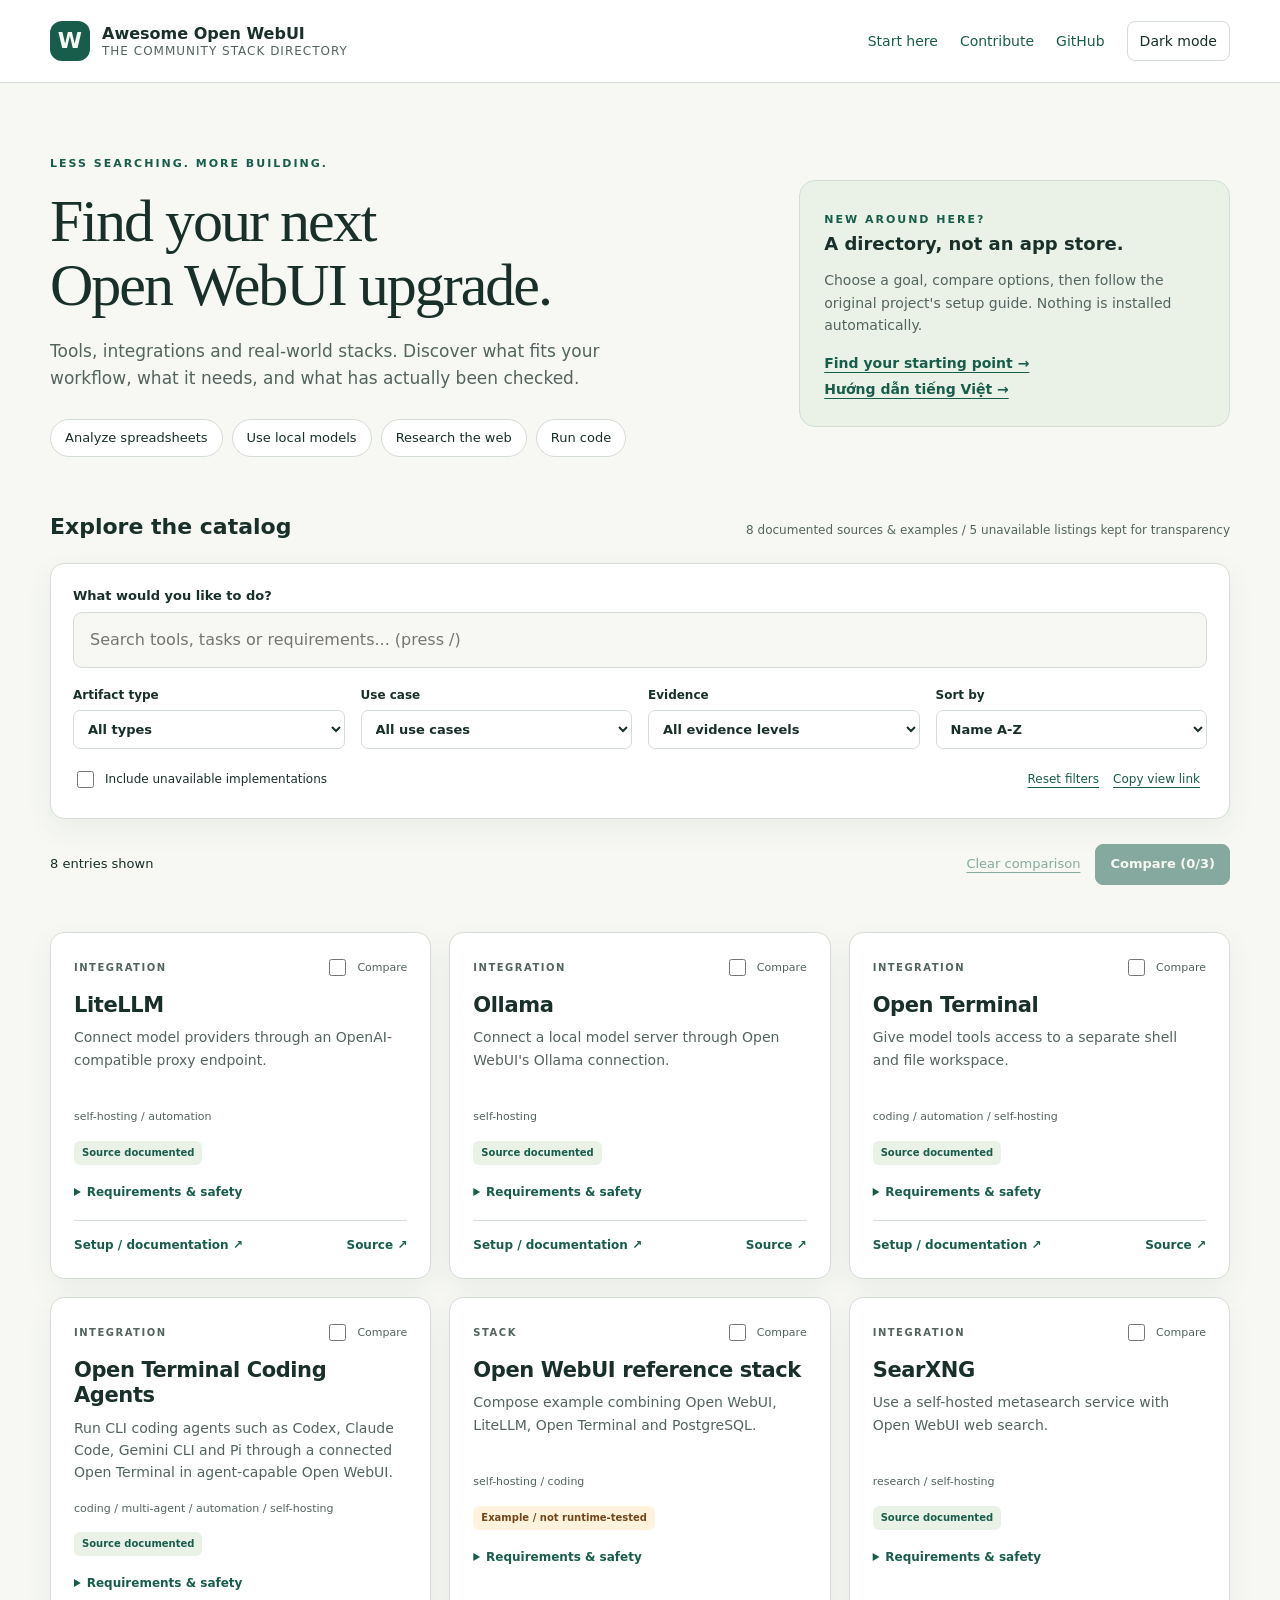
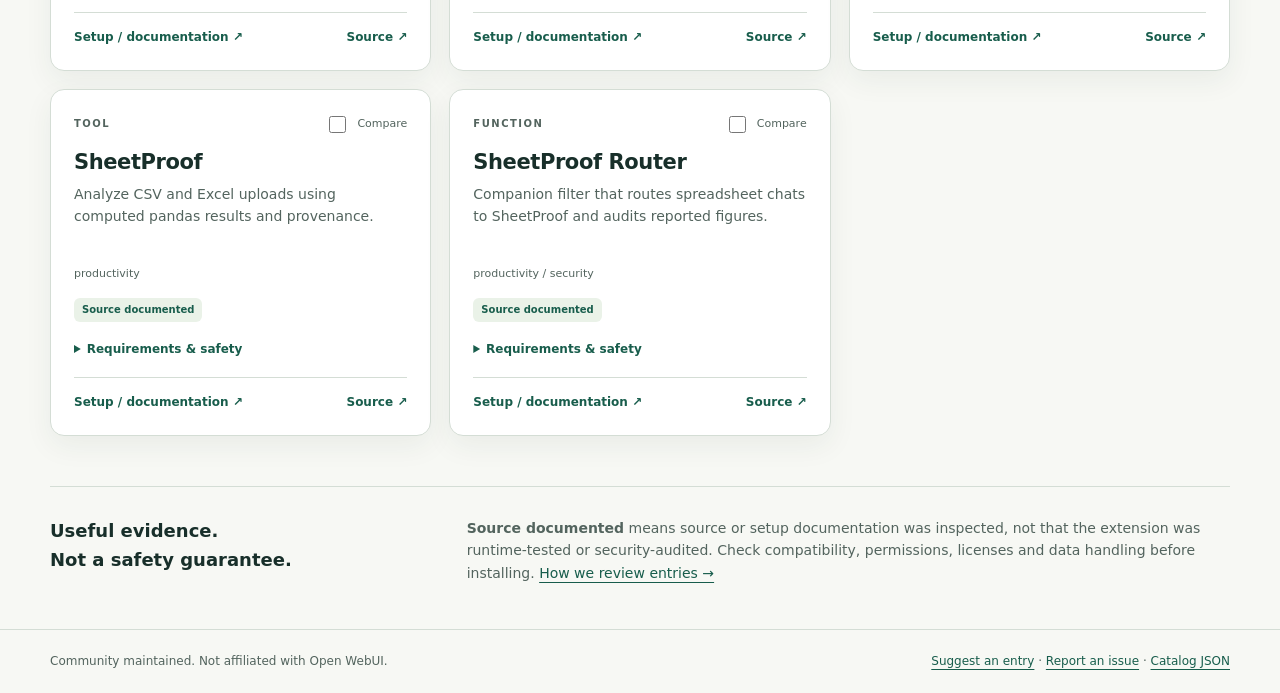
<file: index.html>
<!doctype html>
<html lang="en">
<head>
  <meta charset="utf-8">
  <meta name="viewport" content="width=device-width, initial-scale=1">
  <meta name="description" content="Find Open WebUI tools, integrations and stacks by goal. Compare requirements, inspect source evidence, and follow upstream setup guides.">
  <meta name="color-scheme" content="light dark">
  <title>Awesome Open WebUI Stack - Find your next upgrade</title>
  <link rel="stylesheet" href="assets/site.css">
  <script>if (location.hash.startsWith('#/')) location.replace('guide.html' + location.hash);</script>
  <script type="module" src="assets/app.mjs"></script>
</head>
<body>
  <a class="skip" href="#catalog">Skip to catalog</a>
  <header class="topbar"><div class="wrap">
    <a class="brand" href="./"><span class="brand-mark" aria-hidden="true">W</span><span>Awesome Open WebUI<small>THE COMMUNITY STACK DIRECTORY</small></span></a>
    <nav aria-label="Main navigation"><a href="guide.html#/START-HERE">Start here</a><a href="guide.html#/CONTRIBUTING">Contribute</a><a href="https://github.com/newnol/awesome-openwebui-stack">GitHub</a><button class="quiet" id="theme" type="button" aria-pressed="false">Dark mode</button></nav>
  </div></header>
  <main class="wrap">
    <section class="hero" aria-labelledby="headline"><div>
      <span class="eyebrow">Less searching. More building.</span>
      <h1 id="headline">Find your next<br>Open WebUI upgrade.</h1>
      <p class="lead">Tools, integrations and real-world stacks. Discover what fits your workflow, what it needs, and what has actually been checked.</p>
      <div class="presets" aria-label="Browse by goal"><button type="button" data-preset='{"q":"sheetproof"}'>Analyze spreadsheets</button><button type="button" data-preset='{"q":"ollama"}'>Use local models</button><button type="button" data-preset='{"category":"research"}'>Research the web</button><button type="button" data-preset='{"q":"terminal"}'>Run code</button></div>
    </div><aside class="intro-card"><span class="eyebrow">New around here?</span><h2>A directory, not an app store.</h2><p>Choose a goal, compare options, then follow the original project's setup guide. Nothing is installed automatically.</p><a href="guide.html#/START-HERE">Find your starting point &rarr;</a><br><a href="guide.html#/START-HERE.vi" lang="vi">H&#432;&#7899;ng d&#7851;n ti&#7871;ng Vi&#7879;t &rarr;</a></aside></section>
    <section class="browser" id="catalog" aria-labelledby="catalog-title">
      <div class="section-head"><h2 id="catalog-title">Explore the catalog</h2><p id="catalog-stats">A source-first, community-curated collection</p></div>
      <form id="filters" class="filter-panel" role="search" aria-label="Filter catalog">
        <label class="search-label" for="q">What would you like to do?</label><input class="search" type="search" id="q" name="q" maxlength="200" placeholder="Search tools, tasks or requirements... (press /)" autocomplete="off">
        <div class="filter-grid"><label for="type">Artifact type<select id="type" name="type"><option value="">All types</option></select></label><label for="category">Use case<select id="category" name="category"><option value="">All use cases</option></select></label><label for="status">Evidence<select id="status" name="status"><option value="">All evidence levels</option></select></label><label for="sort">Sort by<select id="sort" name="sort"><option value="name">Name A-Z</option><option value="reviewed">Source review date</option></select></label></div>
        <div class="filter-bottom"><label class="checkbox" for="unavailable"><input type="checkbox" id="unavailable">Include unavailable implementations</label><div><button type="button" class="text-button" id="reset">Reset filters</button><button type="button" class="text-button" id="share">Copy view link</button></div></div>
      </form>
      <div class="results-bar"><span id="result-count" role="status" aria-live="polite">Loading entries...</span><div class="compare-actions"><button type="button" class="text-button" id="clear-compare" disabled>Clear comparison</button><button type="button" class="primary" id="compare-button" disabled>Compare (0/3)</button></div></div>
      <p class="notice" id="notice" role="status" aria-live="polite"></p><p id="loading">Loading the catalog...</p>
      <div class="error" id="load-error" role="alert" hidden><h3>The catalog could not be loaded.</h3><p>Reload this page, or browse the <a href="https://github.com/newnol/awesome-openwebui-stack/blob/main/catalog/README.md">Markdown catalog on GitHub</a>. Local preview requires an HTTP server, not a file:// URL.</p></div>
      <noscript><div class="noscript">Search and comparison need JavaScript. All entries are also available in the <a href="https://github.com/newnol/awesome-openwebui-stack/blob/main/catalog/README.md">Markdown catalog</a>.</div></noscript>
      <div id="results" class="grid"></div>
      <div id="empty" class="empty" hidden><h3>No entries match these filters.</h3><p>Try fewer keywords or include unavailable implementations.</p><button class="quiet" type="button" id="empty-reset">Clear filters</button></div>
    </section>
    <section class="safety"><h2>Useful evidence.<br>Not a safety guarantee.</h2><p><strong>Source documented</strong> means source or setup documentation was inspected, not that the extension was runtime-tested or security-audited. Check compatibility, permissions, licenses and data handling before installing. <a href="guide.html#/docs/review-criteria">How we review entries &rarr;</a></p></section>
  </main>
  <footer><div class="wrap"><span>Community maintained. Not affiliated with Open WebUI.</span><span><a href="guide.html#/CONTRIBUTING">Suggest an entry</a> &middot; <a href="https://github.com/newnol/awesome-openwebui-stack/issues/new?template=broken-link.yml">Report an issue</a> &middot; <a href="data/catalog.json">Catalog JSON</a></span></div></footer>
  <template id="entry-template"><article class="card"><div class="card-top"><span class="kind"></span><label class="checkbox compare-label"><input type="checkbox">Compare</label></div><h3></h3><p class="summary"></p><p class="tags"></p><span class="evidence"></span><details><summary>Requirements &amp; safety</summary><dl><dt>Requirements</dt><dd class="requirements"></dd><dt>Compatibility</dt><dd class="compatibility"></dd><dt>Safety notes</dt><dd class="risk"></dd><dt>License</dt><dd class="license"></dd></dl><p class="review"></p><a class="evidence-link">Review evidence &nearr;</a></details><div class="card-links"><a class="guide">Setup / documentation &nearr;</a><a class="source">Source &nearr;</a></div></article></template>
  <dialog id="compare-dialog" aria-labelledby="compare-title"><div class="dialog-head"><h2 id="compare-title">Compare your shortlist</h2><form method="dialog"><button class="quiet">Close</button></form></div><div class="table-scroll"><table id="comparison"></table></div></dialog>
</body>
</html>
</file>
<file: assets/site.css>
:root {
  color-scheme: light;
  --bg: #f7f8f4;
  --surface: #fff;
  --ink: #182f2a;
  --muted: #53645e;
  --line: #d4ddd5;
  --accent: #185d4c;
  --tint: #eaf2e8;
  --warn: #73451b;
  --warn-bg: #fff3dd;
  --shadow: 0 10px 28px #203b2810;
  font: 16px/1.6 system-ui, -apple-system, BlinkMacSystemFont, "Segoe UI", sans-serif;
}
:root[data-theme=dark] {
  color-scheme: dark;
  --bg: #111b18;
  --surface: #192722;
  --ink: #e7f0e7;
  --muted: #b0c3b8;
  --line: #395047;
  --accent: #9edcb9;
  --tint: #253e31;
  --warn: #f4c28b;
  --warn-bg: #372a1c;
  --shadow: none;
}

/* Shared controls and accessible navigation. */
* { box-sizing: border-box; }
body { margin: 0; background: var(--bg); color: var(--ink); }
a { color: var(--accent); text-underline-offset: 4px; }
button, input, select { font: inherit; }
button, a, input, select, summary { touch-action: manipulation; }
:focus-visible { outline: 3px solid var(--accent); outline-offset: 4px; }
button { cursor: pointer; }
button:disabled { cursor: not-allowed; opacity: .5; }
[hidden] { display: none !important; }
.wrap { width: min(1180px, calc(100% - 48px)); margin: auto; }
.skip { position: fixed; top: -100px; left: 16px; z-index: 5; padding: 12px; background: var(--surface); }
.skip:focus { top: 12px; }
.topbar { border-bottom: 1px solid var(--line); background: var(--surface); }
.topbar .wrap { display: flex; align-items: center; justify-content: space-between; gap: 24px; min-height: 82px; }
.brand { display: flex; align-items: center; gap: 12px; font-weight: 750; line-height: 1.25; text-decoration: none; color: var(--ink); }
.brand-mark { display: grid; place-items: center; background: var(--accent); color: var(--bg); height: 40px; width: 40px; border-radius: 12px; font-size: 22px; }
.brand small { display: block; color: var(--muted); font-size: 12px; font-weight: 500; letter-spacing: 1px; }
.topbar nav { display: flex; align-items: center; gap: 22px; font-size: 14px; }
.topbar nav a { text-decoration: none; }
.quiet { border: 1px solid var(--line); background: var(--surface); color: var(--ink); border-radius: 8px; padding: 8px 12px; }

/* Introduction and task shortcuts. */
.hero { padding: 66px 0 34px; display: grid; grid-template-columns: 1.6fr 1fr; gap: 60px; align-items: center; }
.eyebrow { font-size: 11px; font-weight: 750; letter-spacing: 2px; color: var(--accent); text-transform: uppercase; }
h1 { font-family: Georgia, "Times New Roman", serif; font-weight: 500; font-size: clamp(36px, 5vw, 60px); line-height: 1.08; letter-spacing: -2px; margin: 14px 0 20px; max-width: 690px; }
.lead { font-size: 17px; color: var(--muted); max-width: 610px; margin: 0; }
.intro-card { border: 1px solid var(--line); border-radius: 16px; background: var(--tint); padding: 24px; }
.intro-card h2 { font-size: 18px; margin: 0 0 10px; }
.intro-card p { font-size: 14px; color: var(--muted); margin: 0 0 14px; }
.intro-card a { font-weight: 650; font-size: 14px; }
.presets { display: flex; flex-wrap: wrap; gap: 9px; margin: 26px 0 0; }
.presets button { border: 1px solid var(--line); border-radius: 24px; background: var(--surface); color: var(--ink); padding: 8px 14px; font-size: 13px; }
.presets button:hover { background: var(--tint); }

/* Search and filters. */
.browser { margin: 14px 0 50px; }
.section-head { display: flex; justify-content: space-between; align-items: baseline; gap: 20px; margin: 18px 0; }
.section-head h2 { font-size: 22px; margin: 0; }
.section-head p { font-size: 12px; color: var(--muted); margin: 0; }
.filter-panel { background: var(--surface); border: 1px solid var(--line); border-radius: 14px; padding: 22px; box-shadow: var(--shadow); }
.search-label { display: block; font-size: 13px; font-weight: 650; margin-bottom: 6px; }
.search { width: 100%; background: var(--bg); border: 1px solid var(--line); border-radius: 9px; padding: 14px 16px; color: var(--ink); }
.filter-grid { display: grid; grid-template-columns: repeat(4, minmax(0, 1fr)); gap: 16px; margin: 18px 0 14px; }
.filter-grid label { font-size: 12px; font-weight: 650; }
.filter-grid select { display: block; width: 100%; margin-top: 5px; padding: 10px; border: 1px solid var(--line); border-radius: 7px; background: var(--surface); color: var(--ink); font-size: 13px; }
.filter-bottom { display: flex; justify-content: space-between; align-items: center; gap: 16px; flex-wrap: wrap; font-size: 12px; }
.checkbox { display: flex; align-items: center; gap: 8px; }
.checkbox input { width: 17px; height: 17px; accent-color: var(--accent); }
.text-button { background: none; border: 0; color: var(--accent); padding: 7px; text-decoration: underline; text-underline-offset: 4px; }
.results-bar { display: flex; justify-content: space-between; align-items: center; flex-wrap: wrap; gap: 12px; margin: 25px 0 18px; font-size: 13px; }
.compare-actions { display: flex; align-items: center; gap: 8px; }
.primary { background: var(--accent); color: var(--bg); border: 1px solid var(--accent); border-radius: 8px; padding: 9px 14px; font-weight: 650; }

/* Catalog entries and evidence. */
.grid { display: grid; grid-template-columns: repeat(3, minmax(0, 1fr)); gap: 18px; }
.card { display: flex; flex-direction: column; min-width: 0; background: var(--surface); border: 1px solid var(--line); border-radius: 14px; padding: 23px; box-shadow: var(--shadow); }
.card-top { display: flex; justify-content: space-between; align-items: center; gap: 10px; }
.kind { text-transform: uppercase; letter-spacing: 1.5px; font-size: 10px; font-weight: 750; color: var(--muted); }
.compare-label { font-size: 11px; color: var(--muted); }
.card h3 { margin: 14px 0 8px; font-size: 21px; line-height: 1.2; letter-spacing: -.4px; }
.summary { font-size: 14px; color: var(--muted); margin: 0 0 16px; min-height: 66px; }
.tags { font-size: 11px; color: var(--muted); margin: 0 0 15px; }
.evidence { display: inline-block; align-self: flex-start; font-size: 10px; font-weight: 650; padding: 4px 8px; border-radius: 6px; background: var(--tint); color: var(--accent); }
.evidence[data-status=unavailable], .evidence[data-status=example] { color: var(--warn); background: var(--warn-bg); }
details { margin: 18px 0; font-size: 12px; }
summary { cursor: pointer; font-weight: 650; color: var(--accent); }
dl { margin: 12px 0 0; }
dt { font-weight: 700; margin-top: 10px; }
dd { margin: 2px 0; color: var(--muted); overflow-wrap: anywhere; }
.review { font-size: 11px; color: var(--muted); }
.card-links { display: flex; justify-content: space-between; gap: 12px; border-top: 1px solid var(--line); padding-top: 15px; margin-top: auto; font-size: 12px; font-weight: 650; }
.card-links a { text-decoration: none; }
.empty, .error { padding: 38px 22px; border: 1px dashed var(--line); border-radius: 14px; text-align: center; }
.error { background: var(--warn-bg); }
.notice { font-size: 12px; min-height: 24px; margin: 5px 0; color: var(--muted); }
.safety { display: grid; grid-template-columns: 1fr 2fr; gap: 35px; border-top: 1px solid var(--line); padding: 30px 0; margin-bottom: 15px; }
.safety h2 { font-size: 18px; margin: 0; }
.safety p { margin: 0; color: var(--muted); font-size: 14px; }
footer { border-top: 1px solid var(--line); padding: 22px 0; font-size: 12px; color: var(--muted); }
footer .wrap { display: flex; justify-content: space-between; gap: 18px; flex-wrap: wrap; }

/* Native, keyboard-accessible comparison dialog. */
dialog { max-width: min(1100px, 94vw); width: 1100px; border: 1px solid var(--line); border-radius: 14px; background: var(--surface); color: var(--ink); padding: 24px; }
dialog::backdrop { background: #0008; }
.dialog-head { display: flex; align-items: center; justify-content: space-between; gap: 18px; }
.dialog-head h2 { margin: 0; }
.table-scroll { overflow-x: auto; margin-top: 20px; }
table { border-collapse: collapse; width: 100%; font-size: 13px; }
caption { text-align: left; margin-bottom: 12px; color: var(--muted); }
th, td { text-align: left; vertical-align: top; padding: 13px; border: 1px solid var(--line); min-width: 150px; }
th { background: var(--tint); }
.noscript { padding: 20px; background: var(--warn-bg); }

@media (max-width: 960px) {
  .hero { gap: 25px; grid-template-columns: 1.5fr 1fr; }
  .grid { grid-template-columns: repeat(2, minmax(0, 1fr)); }
  .topbar nav { gap: 12px; }
  .brand small { display: none; }
}
@media (max-width: 640px) {
  .wrap { width: calc(100% - 28px); }
  .topbar .wrap { min-height: 94px; flex-wrap: wrap; gap: 12px; padding-block: 14px; }
  .topbar nav { width: 100%; justify-content: space-between; font-size: 12px; }
  .hero { padding: 32px 0 18px; grid-template-columns: 1fr; gap: 24px; }
  h1 { letter-spacing: -1px; }
  .lead { font-size: 15px; }
  .intro-card { padding: 18px; }
  .section-head { display: block; }
  .section-head p { margin-top: 6px; }
  .filter-panel { padding: 16px; }
  .filter-grid { grid-template-columns: repeat(2, minmax(0, 1fr)); gap: 12px; }
  .grid { grid-template-columns: 1fr; }
  .summary { min-height: 0; }
  .safety { grid-template-columns: 1fr; gap: 12px; }
  .card { padding: 21px; }
  .compare-actions { flex-wrap: wrap; }
  .quiet { padding: 8px; }
  .presets button { font-size: 12px; }
  .results-bar { align-items: flex-start; }
}
@media (prefers-reduced-motion: no-preference) {
  button, a { transition: background-color .15s ease, color .15s ease; }
}
</file>
